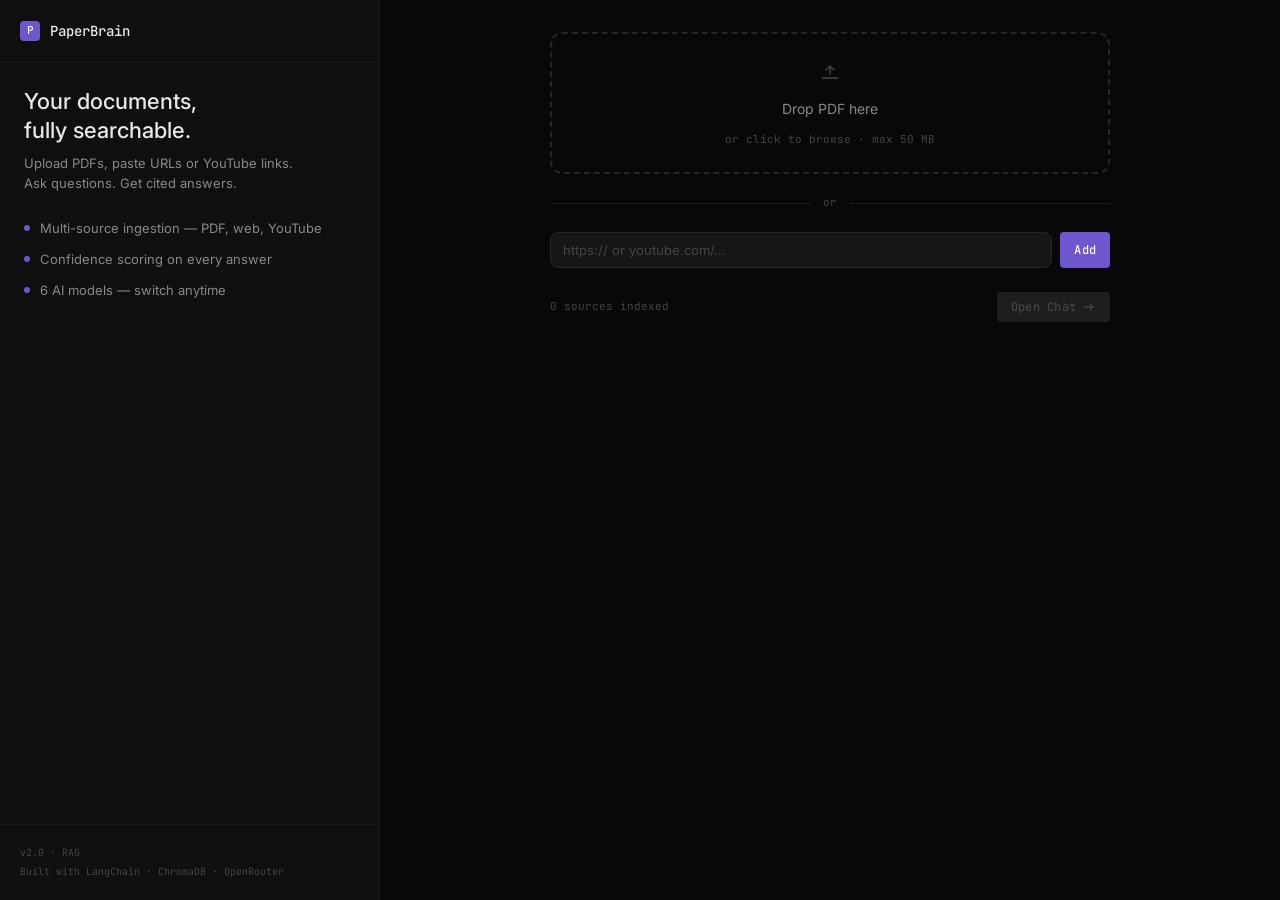
<file: frontend/index.html>
<!DOCTYPE html>
<html lang="en">
<head>
  <meta charset="UTF-8">
  <meta name="viewport" content="width=device-width, initial-scale=1.0">
  <title>PaperBrain — Upload Sources</title>
  <meta name="description" content="Upload PDFs, paste URLs or YouTube links. Ask questions grounded in your own documents.">
  <link rel="preconnect" href="https://fonts.googleapis.com">
  <link href="https://fonts.googleapis.com/css2?family=Inter:wght@400;500&family=JetBrains+Mono:wght@400;500&display=swap" rel="stylesheet">
  <link rel="stylesheet" href="css/style.css">
  <link rel="icon" type="image/svg+xml" href="data:image/svg+xml,<svg xmlns='http://www.w3.org/2000/svg' viewBox='0 0 32 32'><rect width='32' height='32' rx='6' fill='%236e56cf'/><text x='16' y='22' text-anchor='middle' fill='white' font-family='monospace' font-size='17' font-weight='700'>P</text></svg>">
</head>
<body>

<div class="upload-layout">

  <!-- ── Left Sidebar ── -->
  <aside class="upload-sidebar">
    <div class="upload-sidebar-top">
      <div class="logo-row">
        <div class="logo-mark">P</div>
        <span class="logo-text">PaperBrain</span>
      </div>
    </div>

    <div class="divider"></div>

    <div class="upload-sidebar-content">
      <div>
        <h1>Your documents,<br>fully searchable.</h1>
        <p>Upload PDFs, paste URLs or YouTube links.<br>Ask questions. Get cited answers.</p>
      </div>

      <ul class="feature-list">
        <li>
          <span class="feature-dot"></span>
          <span>Multi-source ingestion — PDF, web, YouTube</span>
        </li>
        <li>
          <span class="feature-dot"></span>
          <span>Confidence scoring on every answer</span>
        </li>
        <li>
          <span class="feature-dot"></span>
          <span>6 AI models — switch anytime</span>
        </li>
      </ul>
    </div>

    <div class="upload-sidebar-bottom">
      <span>v2.0 · RAG</span>
      <span>Built with LangChain · ChromaDB · OpenRouter</span>
    </div>
  </aside>

  <!-- ── Right Main ── -->
  <main class="upload-main">
    <div class="upload-inner">

      <!-- Drop zone -->
      <div id="drop-zone" class="drop-zone" role="button" tabindex="0"
           aria-label="Drop PDF files here or click to browse">
        <input type="file" id="file-input" accept=".pdf" hidden aria-hidden="true">
        <div class="drop-icon">
          <svg width="24" height="24" viewBox="0 0 24 24" fill="none">
            <path d="M12 16V8M8 12l4-4 4 4" stroke="currentColor" stroke-width="1.4"
                  stroke-linecap="round" stroke-linejoin="round"/>
            <path d="M4 20h16" stroke="currentColor" stroke-width="1.4" stroke-linecap="round"/>
          </svg>
        </div>
        <span class="drop-title">Drop PDF here</span>
        <span class="drop-sub">or click to browse · max 50 MB</span>
      </div>

      <!-- Or divider -->
      <div class="or-divider">or</div>

      <!-- URL row -->
      <div class="url-row">
        <input
          id="url-input"
          type="url"
          placeholder="https:// or youtube.com/…"
          autocomplete="off"
          spellcheck="false"
          aria-label="URL or YouTube link"
        >
        <button id="add-url-btn" class="btn btn-primary" aria-label="Add URL">Add</button>
      </div>

      <!-- Status bar -->
      <div id="status-bar" class="status-bar hidden" role="status" aria-live="polite">
        <span id="status-icon"></span>
        <span id="status-text"></span>
      </div>

      <!-- Documents section -->
      <section id="docs-section" class="docs-section hidden" aria-label="Indexed sources">
        <div class="docs-header">
          <span class="label">INDEXED SOURCES</span>
          <span id="docs-count" class="docs-count">· 0</span>
        </div>
        <div id="doc-list" class="doc-list" role="list"></div>
      </section>

      <!-- Bottom bar -->
      <div class="upload-bottom-bar">
        <span id="upload-count" class="upload-count">0 sources indexed</span>
        <button id="open-chat-btn" class="btn btn-primary" disabled
                title="Add at least one source to open chat"
                aria-label="Open chat">
          Open Chat
          <svg width="14" height="14" viewBox="0 0 14 14" fill="none">
            <path d="M3 7h8M8 4l3 3-3 3" stroke="currentColor" stroke-width="1.4"
                  stroke-linecap="round" stroke-linejoin="round"/>
          </svg>
        </button>
      </div>

    </div>
  </main>

</div>

<script type="module" src="js/upload.js"></script>
</body>
</html>
</file>
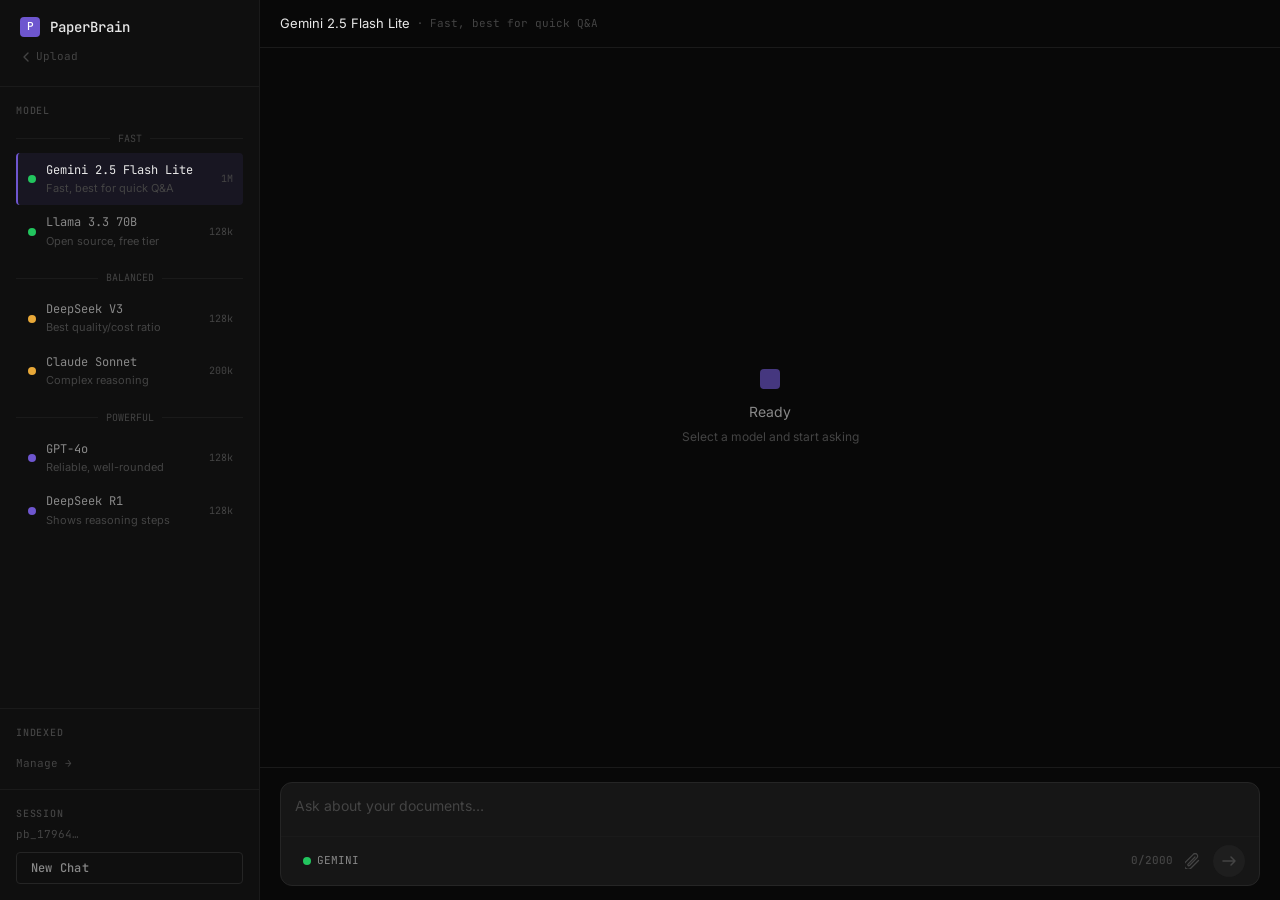
<file: frontend/chat.html>
<!DOCTYPE html>
<html lang="en">
<head>
  <meta charset="UTF-8">
  <meta name="viewport" content="width=device-width, initial-scale=1.0">
  <title>PaperBrain — Chat</title>
  <meta name="description" content="Chat with your indexed documents using AI. Grounded answers with source citations.">
  <link rel="preconnect" href="https://fonts.googleapis.com">
  <link href="https://fonts.googleapis.com/css2?family=Inter:wght@400;500&family=JetBrains+Mono:wght@400;500&display=swap" rel="stylesheet">
  <link rel="stylesheet" href="css/style.css">
  <link rel="icon" type="image/svg+xml" href="data:image/svg+xml,<svg xmlns='http://www.w3.org/2000/svg' viewBox='0 0 32 32'><rect width='32' height='32' rx='6' fill='%236e56cf'/><text x='16' y='22' text-anchor='middle' fill='white' font-family='monospace' font-size='17' font-weight='700'>P</text></svg>">
</head>
<body>

<div class="chat-layout">

  <!-- ── Left Sidebar ── -->
  <aside class="chat-sidebar" aria-label="Model selection and session">

    <!-- Top: logo + back link -->
    <div class="chat-sidebar-top">
      <div class="logo-row">
        <div class="logo-mark">P</div>
        <span class="logo-text">PaperBrain</span>
      </div>
      <a class="back-link" href="index.html" aria-label="Back to upload page">
        <svg width="12" height="12" viewBox="0 0 12 12" fill="none">
          <path d="M8 2L4 6l4 4" stroke="currentColor" stroke-width="1.4" stroke-linecap="round" stroke-linejoin="round"/>
        </svg>
        Upload
      </a>
    </div>

    <!-- Model section -->
    <div class="model-section" role="navigation" aria-label="Model selector">
      <span class="label" style="margin-bottom:12px">MODEL</span>
      <div id="sidebar-models"></div>
    </div>

    <!-- Indexed section -->
    <div class="indexed-section">
      <span class="label">INDEXED</span>
      <div id="indexed-list" class="indexed-list"></div>
      <a class="manage-link" href="index.html">Manage →</a>
    </div>

    <!-- Session section -->
    <div class="session-section">
      <span class="label">SESSION</span>
      <span id="session-display" class="session-id">—</span>
      <button id="new-chat-btn" class="btn btn-ghost full-width mt-8"
              aria-label="Start new chat session">
        New Chat
      </button>
    </div>

  </aside>

  <!-- ── Main Chat ── -->
  <main class="chat-main">

    <!-- Top bar -->
    <header class="chat-topbar">
      <div class="topbar-model-info">
        <span id="topbar-model-name" class="topbar-model-name">—</span>
        <span class="topbar-model-sep" aria-hidden="true">·</span>
        <span id="topbar-model-desc" class="topbar-model-desc">—</span>
      </div>
      <div id="conf-display" class="conf-display hidden" aria-label="Response confidence">
        <span class="label" style="display:inline">CONF</span>
        <span id="conf-score" class="conf-score">—</span>
      </div>
    </header>

    <!-- Messages -->
    <div id="messages" class="messages" role="log" aria-live="polite" aria-label="Conversation">

      <!-- Empty state -->
      <div id="empty-state" class="empty-state" aria-label="No messages yet">
        <div class="empty-logo" aria-hidden="true"></div>
        <span class="empty-title">Ready</span>
        <span class="empty-sub">Select a model and start asking</span>
      </div>

      <!-- Typing indicator (moved into messages by JS) -->
      <div id="typing" class="typing-indicator hidden" role="status" aria-label="Thinking">
        <div class="typing-dots" aria-hidden="true">
          <div class="typing-dot"></div>
          <div class="typing-dot"></div>
          <div class="typing-dot"></div>
        </div>
      </div>

    </div>

    <!-- Input area -->
    <div class="input-area" role="form" aria-label="Chat input">

      <!-- Model picker popup -->
      <div id="model-picker" class="hidden" role="dialog" aria-label="Select model">
        <div id="picker-models"></div>
      </div>

      <div class="input-wrap">
        <textarea
          id="msg-input"
          placeholder="Ask about your documents…"
          rows="1"
          aria-label="Message input"
          aria-multiline="true"
        ></textarea>
        <div class="input-bottom">
          <!-- Left: model indicator -->
          <div id="model-indicator" class="model-indicator" role="button"
               aria-haspopup="dialog" aria-expanded="false"
               aria-label="Switch model" tabindex="0">
            <div id="indicator-dot" class="indicator-dot" style="background:#22c55e"></div>
            <span id="indicator-label" class="indicator-label">GEMINI</span>
          </div>

          <!-- Right: char count + attach + send -->
          <div class="input-actions">
            <span id="char-count" class="label" style="text-transform:none;letter-spacing:normal">
              0/2000
            </span>
            <button id="attach-btn" class="btn-attach" title="Attach PDF"
                    aria-label="Attach and ingest a PDF">
              <svg width="16" height="16" viewBox="0 0 16 16" fill="none">
                <path d="M13.5 7.5L6 15a4 4 0 01-5.66-5.66l8-8a2.5 2.5 0 013.54 3.54L4.5 12.5a1 1 0 01-1.41-1.41L10 4"
                      stroke="currentColor" stroke-width="1.3" stroke-linecap="round" stroke-linejoin="round"/>
              </svg>
            </button>
            <button id="send-btn" disabled aria-label="Send message">
              <svg width="16" height="16" viewBox="0 0 16 16" fill="none">
                <path d="M14 8H2M10 4l4 4-4 4" stroke="currentColor" stroke-width="1.5"
                      stroke-linecap="round" stroke-linejoin="round"/>
              </svg>
            </button>
          </div>
        </div>
      </div>

      <!-- Hidden file input for attach -->
      <input type="file" id="attach-input" accept=".pdf" hidden aria-hidden="true">
    </div>

  </main>

</div>

<script type="module" src="js/chat.js"></script>
</body>
</html>
</file>
<file: frontend/css/style.css>
/* ═══════════════════════════════════════════════════════════════════
   PaperBrain 2.0 — Full Design System
   Covers: index.html (upload) + chat.html
   ═══════════════════════════════════════════════════════════════════ */

@import url('https://fonts.googleapis.com/css2?family=Inter:wght@400;500&family=JetBrains+Mono:wght@400;500&display=swap');

/* ── Tokens ─────────────────────────────────────────────────────── */
:root {
  --bg-base:        #080808;
  --bg-surface:     #0f0f0f;
  --bg-elevated:    #161616;
  --bg-overlay:     #1e1e1e;
  --border-subtle:  #1a1a1a;
  --border-default: #252525;
  --border-strong:  #363636;
  --text-primary:   #e8e8e8;
  --text-secondary: #888888;
  --text-tertiary:  #444444;
  --accent:         #6e56cf;
  --accent-hover:   #7c66d9;
  --accent-muted:   rgba(110,86,207,0.10);
  --accent-border:  rgba(110,86,207,0.25);
  --success:        #22c55e;
  --warning:        #e8a838;
  --danger:         #e5484d;
  --radius-sm:      4px;
  --radius:         8px;
  --radius-lg:      12px;
  --mono:           'JetBrains Mono', monospace;
  --sans:           'Inter', sans-serif;
  --ease:           0.12s ease;
}

/* ── Reset ──────────────────────────────────────────────────────── */
*, *::before, *::after { box-sizing: border-box; margin: 0; padding: 0; }
html, body { height: 100%; }
body {
  background: var(--bg-base);
  color: var(--text-primary);
  font-family: var(--sans);
  font-size: 14px;
  line-height: 1.6;
  -webkit-font-smoothing: antialiased;
}
a { color: inherit; text-decoration: none; }
button { font-family: inherit; }

/* ── Scrollbar ──────────────────────────────────────────────────── */
::-webkit-scrollbar { width: 4px; height: 4px; }
::-webkit-scrollbar-track { background: transparent; }
::-webkit-scrollbar-thumb { background: var(--border-strong); border-radius: 2px; }
::-webkit-scrollbar-thumb:hover { background: var(--text-tertiary); }

/* ── Buttons ────────────────────────────────────────────────────── */
.btn {
  display: inline-flex; align-items: center; gap: 6px;
  padding: 7px 14px; border-radius: var(--radius-sm);
  font-family: var(--mono); font-size: 12px; font-weight: 500;
  cursor: pointer; border: none; transition: var(--ease);
  letter-spacing: 0.02em; white-space: nowrap;
}
.btn-primary { background: var(--accent); color: #fff; }
.btn-primary:hover:not(:disabled) { background: var(--accent-hover); }
.btn-primary:disabled { background: var(--bg-overlay); color: var(--text-tertiary); cursor: not-allowed; }
.btn-ghost {
  background: transparent;
  border: 1px solid var(--border-default);
  color: var(--text-secondary);
}
.btn-ghost:hover { background: var(--bg-elevated); color: var(--text-primary); }
.btn-danger {
  background: transparent;
  border: 1px solid var(--border-default);
  color: var(--danger);
}
.btn-danger:hover { background: rgba(229,72,77,0.08); }
.btn-icon {
  background: transparent; border: none;
  color: var(--text-tertiary); cursor: pointer;
  padding: 4px; display: flex; align-items: center;
  transition: color var(--ease);
}
.btn-icon:hover { color: var(--text-secondary); }

/* ── Inputs ─────────────────────────────────────────────────────── */
input, textarea {
  background: var(--bg-elevated);
  border: 1px solid var(--border-default);
  border-radius: var(--radius);
  color: var(--text-primary);
  font-family: var(--sans); font-size: 13px;
  padding: 9px 12px; outline: none;
  transition: border-color var(--ease);
  width: 100%;
}
input:focus, textarea:focus { border-color: var(--accent); }
input::placeholder, textarea::placeholder { color: var(--text-tertiary); }

/* ── Mono label ─────────────────────────────────────────────────── */
.label {
  font-family: var(--mono); font-size: 10px; font-weight: 500;
  color: var(--text-tertiary); letter-spacing: 0.08em; text-transform: uppercase;
  display: block;
}

/* ── Badges ─────────────────────────────────────────────────────── */
.badge {
  font-family: var(--mono); font-size: 10px;
  padding: 2px 6px; border-radius: var(--radius-sm);
  border: 1px solid; display: inline-flex; align-items: center; gap: 4px;
  white-space: nowrap;
}
.badge-pdf     { color: #a78bfa; border-color: rgba(167,139,250,0.3); }
.badge-web     { color: #60a5fa; border-color: rgba(96,165,250,0.3); }
.badge-yt      { color: #f87171; border-color: rgba(248,113,113,0.3); }
.badge-fast    { color: var(--success);  border-color: rgba(34,197,94,0.3); }
.badge-balanced{ color: var(--warning);  border-color: rgba(232,168,56,0.3); }
.badge-powerful{ color: var(--accent);   border-color: var(--accent-border); }

/* ── Logo mark ──────────────────────────────────────────────────── */
.logo-row { display: flex; align-items: center; gap: 10px; }
.logo-mark {
  width: 20px; height: 20px; border-radius: var(--radius-sm);
  background: var(--accent); display: flex; align-items: center; justify-content: center;
  font-family: var(--mono); font-size: 11px; font-weight: 500; color: #fff; flex-shrink: 0;
}
.logo-text {
  font-family: var(--mono); font-size: 14px;
  color: var(--text-primary); font-weight: 500;
}

/* ── Divider ────────────────────────────────────────────────────── */
.divider { height: 1px; background: var(--border-subtle); }

/* ── Animations ─────────────────────────────────────────────────── */
@keyframes fadeInRight {
  from { opacity: 0; transform: translateX(12px); }
  to   { opacity: 1; transform: translateX(0); }
}
@keyframes fadeInLeft {
  from { opacity: 0; transform: translateX(-12px); }
  to   { opacity: 1; transform: translateX(0); }
}
@keyframes fadeIn {
  from { opacity: 0; } to { opacity: 1; }
}
@keyframes pulse {
  0%, 80%, 100% { transform: scale(0.6); opacity: 0.3; }
  40%           { transform: scale(1);   opacity: 1; }
}
@keyframes spin {
  to { transform: rotate(360deg); }
}

/* ──────────────────────────────────────────────────────────────────
   INDEX.HTML — Two-column upload layout
   ────────────────────────────────────────────────────────────────── */

.upload-layout {
  display: flex;
  height: 100vh;
  overflow: hidden;
}

/* Left sidebar */
.upload-sidebar {
  width: 380px;
  flex-shrink: 0;
  background: var(--bg-surface);
  border-right: 1px solid var(--border-subtle);
  display: flex;
  flex-direction: column;
  height: 100%;
}
.upload-sidebar-top {
  padding: 20px;
}
.upload-sidebar-content {
  padding: 24px;
  display: flex;
  flex-direction: column;
  gap: 24px;
  flex: 1;
}
.upload-sidebar-content h1 {
  font-size: 22px;
  font-weight: 500;
  line-height: 1.3;
  color: var(--text-primary);
}
.upload-sidebar-content p {
  font-size: 13px;
  color: var(--text-secondary);
  margin-top: 8px;
}
.feature-list {
  display: flex;
  flex-direction: column;
  gap: 10px;
  list-style: none;
}
.feature-list li {
  display: flex;
  align-items: flex-start;
  gap: 10px;
  font-size: 13px;
  color: var(--text-secondary);
}
.feature-dot {
  width: 6px; height: 6px;
  border-radius: 50%;
  background: var(--accent);
  flex-shrink: 0;
  margin-top: 7px;
}
.upload-sidebar-bottom {
  padding: 20px;
  margin-top: auto;
  border-top: 1px solid var(--border-subtle);
  display: flex;
  flex-direction: column;
  gap: 3px;
}
.upload-sidebar-bottom span {
  font-family: var(--mono);
  font-size: 10px;
  color: var(--text-tertiary);
}

/* Right content area */
.upload-main {
  flex: 1;
  overflow-y: auto;
  padding: 32px;
  background: var(--bg-base);
}
.upload-inner {
  max-width: 560px;
  margin: 0 auto;
}

/* Drop zone */
.drop-zone {
  border: 2px dashed var(--border-default);
  border-radius: var(--radius-lg);
  min-height: 140px;
  display: flex;
  align-items: center;
  justify-content: center;
  flex-direction: column;
  gap: 10px;
  cursor: pointer;
  transition: border-color var(--ease), background var(--ease);
  padding: 24px;
  text-align: center;
  position: relative;
}
.drop-zone:hover { border-color: var(--border-strong); }
.drop-zone.drag-over {
  border-color: var(--accent);
  background: var(--accent-muted);
}
.drop-zone input[type="file"] {
  position: absolute; inset: 0; opacity: 0; cursor: pointer;
  width: 100%; height: 100%;
}
.drop-icon { color: var(--text-tertiary); }
.drop-title { font-size: 14px; color: var(--text-secondary); }
.drop-sub   { font-family: var(--mono); font-size: 11px; color: var(--text-tertiary); }

/* Or divider */
.or-divider {
  display: flex; align-items: center; gap: 12px;
  margin: 20px 0;
  font-family: var(--mono); font-size: 11px; color: var(--text-tertiary);
}
.or-divider::before,
.or-divider::after {
  content: ''; flex: 1; height: 1px; background: var(--border-subtle);
}

/* URL row */
.url-row { display: flex; gap: 8px; }
.url-row input { flex: 1; }

/* Status bar */
.status-bar {
  display: flex; align-items: center; gap: 10px;
  margin-top: 16px;
  font-size: 13px; color: var(--text-secondary);
}
.status-bar.hidden { display: none; }
.status-bar.success { color: var(--success); }
.status-bar.error   { color: var(--danger); }
.spinner {
  width: 16px; height: 16px; flex-shrink: 0;
  animation: spin 0.9s linear infinite;
}

/* Docs section */
.docs-section { margin-top: 28px; }
.docs-section.hidden { display: none; }
.docs-header {
  display: flex; align-items: center; justify-content: space-between;
  margin-bottom: 12px;
}
.docs-count { font-family: var(--mono); font-size: 11px; color: var(--text-tertiary); }
.doc-list { display: flex; flex-direction: column; gap: 2px; }

.doc-row {
  display: flex; align-items: center; gap: 10px;
  padding: 9px 12px; border-radius: var(--radius);
  border: 1px solid transparent;
  transition: border-color var(--ease), background var(--ease);
  cursor: default;
}
.doc-row:hover {
  border-color: var(--border-subtle);
  background: var(--bg-surface);
}
.doc-row:hover .doc-delete { opacity: 1; }
.doc-icon { flex-shrink: 0; color: var(--text-tertiary); }
.doc-info { flex: 1; min-width: 0; }
.doc-name {
  font-size: 13px; color: var(--text-primary);
  white-space: nowrap; overflow: hidden; text-overflow: ellipsis;
}
.doc-meta {
  display: flex; align-items: center; gap: 6px;
  margin-top: 2px;
}
.doc-chunks {
  font-family: var(--mono); font-size: 10px; color: var(--text-tertiary);
}
.doc-delete {
  opacity: 0; transition: opacity var(--ease), color var(--ease);
  flex-shrink: 0;
}
.doc-delete:hover { color: var(--danger) !important; }

/* Bottom bar */
.upload-bottom-bar {
  display: flex; align-items: center; justify-content: space-between;
  margin-top: 24px;
}
.upload-count {
  font-family: var(--mono); font-size: 11px; color: var(--text-tertiary);
}

/* ──────────────────────────────────────────────────────────────────
   CHAT.HTML — Three-panel layout
   ────────────────────────────────────────────────────────────────── */

.chat-layout {
  display: flex;
  height: 100vh;
  overflow: hidden;
}

/* ── Chat Sidebar ───────────────────────────────────────────────── */
.chat-sidebar {
  width: 260px;
  flex-shrink: 0;
  background: var(--bg-surface);
  border-right: 1px solid var(--border-subtle);
  display: flex;
  flex-direction: column;
  height: 100%;
  overflow: hidden;
}
.chat-sidebar-top {
  padding: 16px 20px;
  border-bottom: 1px solid var(--border-subtle);
  flex-shrink: 0;
}
.back-link {
  font-family: var(--mono); font-size: 11px; color: var(--text-tertiary);
  display: inline-flex; align-items: center; gap: 4px;
  margin-top: 10px;
  transition: color var(--ease);
}
.back-link:hover { color: var(--text-secondary); }

/* Model section */
.model-section {
  padding: 16px;
  flex: 1;
  overflow-y: auto;
}
.tier-sep {
  display: flex; align-items: center; gap: 8px;
  margin: 12px 0 6px;
}
.tier-sep:first-child { margin-top: 0; }
.tier-line { flex: 1; height: 1px; background: var(--border-subtle); }
.tier-label-text {
  font-family: var(--mono); font-size: 10px; color: var(--text-tertiary);
  white-space: nowrap;
}

.model-row {
  display: flex; align-items: center; gap: 10px;
  padding: 8px 10px; border-radius: var(--radius-sm);
  cursor: pointer; transition: background var(--ease);
  border-left: 2px solid transparent;
}
.model-row:hover { background: var(--bg-elevated); }
.model-row.selected {
  background: var(--accent-muted);
  border-left-color: var(--accent);
}
.model-row.selected .model-label { color: var(--text-primary); }
.tier-dot {
  width: 8px; height: 8px; border-radius: 50%;
  flex-shrink: 0;
}
.tier-dot.fast     { background: var(--success); }
.tier-dot.balanced { background: var(--warning); }
.tier-dot.powerful { background: var(--accent); }
.model-info { flex: 1; min-width: 0; }
.model-label {
  font-family: var(--mono); font-size: 12px; color: var(--text-secondary);
  display: block; white-space: nowrap; overflow: hidden; text-overflow: ellipsis;
}
.model-desc {
  font-size: 11px; color: var(--text-tertiary);
  display: block; white-space: nowrap; overflow: hidden; text-overflow: ellipsis;
}
.model-context {
  font-family: var(--mono); font-size: 10px; color: var(--text-tertiary);
  flex-shrink: 0;
}

/* Indexed section */
.indexed-section {
  padding: 16px;
  border-top: 1px solid var(--border-subtle);
  flex-shrink: 0;
}
.indexed-list { margin-top: 8px; display: flex; flex-direction: column; gap: 3px; }
.indexed-item {
  font-size: 12px; color: var(--text-secondary);
  white-space: nowrap; overflow: hidden; text-overflow: ellipsis;
}
.manage-link {
  font-family: var(--mono); font-size: 11px; color: var(--text-tertiary);
  margin-top: 6px; display: inline-block;
  transition: color var(--ease);
}
.manage-link:hover { color: var(--accent); }

/* Session section */
.session-section {
  padding: 16px;
  border-top: 1px solid var(--border-subtle);
  flex-shrink: 0;
}
.session-id {
  font-family: var(--mono); font-size: 11px; color: var(--text-tertiary);
  display: block; margin-top: 4px;
}

/* ── Chat Main ──────────────────────────────────────────────────── */
.chat-main {
  flex: 1;
  display: flex;
  flex-direction: column;
  overflow: hidden;
  min-width: 0;
}

/* Top bar */
.chat-topbar {
  height: 48px;
  flex-shrink: 0;
  border-bottom: 1px solid var(--border-subtle);
  display: flex; align-items: center;
  padding: 0 20px;
  justify-content: space-between;
  gap: 16px;
}
.topbar-model-info { display: flex; align-items: center; gap: 8px; min-width: 0; }
.topbar-model-name {
  font-size: 13px; color: var(--text-primary);
  white-space: nowrap;
}
.topbar-model-sep { color: var(--text-tertiary); }
.topbar-model-desc {
  font-family: var(--mono); font-size: 11px; color: var(--text-tertiary);
  white-space: nowrap; overflow: hidden; text-overflow: ellipsis;
}
.conf-display {
  display: flex; align-items: center; gap: 6px;
  flex-shrink: 0;
}
.conf-display.hidden { display: none; }
.conf-score {
  font-family: var(--mono); font-size: 12px;
}
.conf-score.high   { color: var(--success); }
.conf-score.medium { color: var(--warning); }
.conf-score.low    { color: var(--danger); }

/* Messages */
.messages {
  flex: 1;
  overflow-y: auto;
  padding: 24px 28px;
  display: flex;
  flex-direction: column;
}

/* Empty state */
.empty-state {
  flex: 1;
  display: flex; align-items: center; justify-content: center;
  flex-direction: column; gap: 0;
  text-align: center;
  color: var(--text-tertiary);
  padding: 40px;
}
.empty-state.hidden { display: none; }
.empty-logo {
  width: 20px; height: 20px; border-radius: var(--radius-sm);
  background: var(--accent); opacity: 0.6;
  margin-bottom: 12px;
}
.empty-title { font-size: 14px; color: var(--text-secondary); }
.empty-sub   { font-size: 12px; color: var(--text-tertiary); margin-top: 4px; }

/* User message */
.msg.user {
  margin-left: auto;
  max-width: 65%;
  background: var(--accent-muted);
  border: 1px solid var(--accent-border);
  border-radius: 8px 8px 2px 8px;
  padding: 10px 14px;
  font-size: 14px; line-height: 1.6;
  animation: fadeInRight 0.15s ease;
  margin-bottom: 20px;
  white-space: pre-wrap;
  word-break: break-word;
}

/* Assistant message */
.msg-wrap {
  max-width: 78%;
  margin-bottom: 20px;
  animation: fadeInLeft 0.15s ease;
}
.msg-tag {
  font-family: var(--mono); font-size: 10px; color: var(--text-tertiary);
  margin-bottom: 4px;
  display: block;
}
.msg.assistant {
  background: var(--bg-elevated);
  border: 1px solid var(--border-subtle);
  border-radius: 2px 8px 8px 8px;
  padding: 14px 16px;
}
.msg-text {
  font-size: 14px; line-height: 1.7;
  white-space: pre-wrap; word-break: break-word;
}
.msg-meta {
  margin-top: 10px; padding-top: 10px;
  border-top: 1px solid var(--border-subtle);
  display: none;
  align-items: center; justify-content: space-between;
  flex-wrap: wrap; gap: 8px;
}
.msg-meta.visible {
  display: flex;
  animation: fadeIn 0.2s ease;
}
.conf-pill {
  font-family: var(--mono); font-size: 11px;
}
.conf-pill.high   { color: var(--success); }
.conf-pill.medium { color: var(--warning); }
.conf-pill.low    { color: var(--danger); }
.sources-row { display: flex; flex-wrap: wrap; gap: 4px; }

/* Typing indicator */
.typing-indicator {
  background: var(--bg-elevated);
  border: 1px solid var(--border-subtle);
  border-radius: 2px 8px 8px 8px;
  padding: 14px 16px;
  display: flex; align-items: center;
  max-width: 80px;
  margin-bottom: 20px;
}
.typing-indicator.hidden { display: none; }
.typing-dots { display: flex; gap: 5px; }
.typing-dot {
  width: 7px; height: 7px; border-radius: 50%;
  background: var(--accent);
  animation: pulse 1.2s infinite;
}
.typing-dot:nth-child(2) { animation-delay: 0.15s; }
.typing-dot:nth-child(3) { animation-delay: 0.30s; }

/* ── Input area ─────────────────────────────────────────────────── */
.input-area {
  flex-shrink: 0;
  border-top: 1px solid var(--border-subtle);
  padding: 14px 20px;
  position: relative;
}
.input-wrap {
  border: 1px solid var(--border-default);
  border-radius: var(--radius-lg);
  background: var(--bg-elevated);
  transition: border-color var(--ease);
}
.input-wrap:focus-within { border-color: var(--accent-border); }
#msg-input {
  width: 100%; background: transparent; border: none; outline: none;
  padding: 12px 14px;
  font-family: var(--sans); font-size: 14px; line-height: 1.6;
  resize: none; min-height: 44px; max-height: 140px;
  color: var(--text-primary); border-radius: var(--radius-lg) var(--radius-lg) 0 0;
}
.input-bottom {
  display: flex; align-items: center; justify-content: space-between;
  padding: 8px 14px;
  border-top: 1px solid var(--border-subtle);
}
.model-indicator {
  display: flex; align-items: center; gap: 6px;
  cursor: pointer; padding: 4px 8px; border-radius: var(--radius-sm);
  transition: background var(--ease);
}
.model-indicator:hover { background: var(--bg-overlay); }
.indicator-dot {
  width: 8px; height: 8px; border-radius: 50%;
  flex-shrink: 0;
}
.indicator-label {
  font-family: var(--mono); font-size: 11px; color: var(--text-secondary);
}
.input-actions { display: flex; align-items: center; gap: 8px; }
#char-count {
  font-family: var(--mono); font-size: 11px; color: var(--text-tertiary);
}
#char-count.warn { color: var(--danger); }
.btn-attach {
  background: transparent; border: none; cursor: pointer;
  color: var(--text-tertiary); padding: 4px;
  display: flex; align-items: center;
  transition: color var(--ease);
}
.btn-attach:hover { color: var(--text-secondary); }
#send-btn {
  width: 32px; height: 32px; border-radius: 50%;
  background: var(--accent); border: none; cursor: pointer;
  display: flex; align-items: center; justify-content: center;
  transition: background var(--ease);
  flex-shrink: 0;
}
#send-btn:hover:not(:disabled) { background: var(--accent-hover); }
#send-btn:disabled { background: var(--bg-overlay); cursor: not-allowed; }
#send-btn:disabled svg { color: var(--text-tertiary); }
#send-btn svg { color: #fff; }

/* ── Model picker popup ─────────────────────────────────────────── */
#model-picker {
  position: absolute;
  bottom: calc(100% + 8px); left: 14px;
  width: 280px;
  background: var(--bg-elevated);
  border: 1px solid var(--border-default);
  border-radius: var(--radius-lg);
  box-shadow: 0 -8px 40px rgba(0,0,0,0.5);
  padding: 8px;
  z-index: 100;
}
#model-picker.hidden { display: none; }
#model-picker .model-row { border-radius: var(--radius-sm); }

/* ── Util ───────────────────────────────────────────────────────── */
.hidden { display: none !important; }
.mt-8   { margin-top: 8px; }
.full-width { width: 100%; }

/* ── Responsive ─────────────────────────────────────────────────── */
@media (max-width: 768px) {
  .upload-sidebar { display: none; }
  .chat-sidebar   { display: none; }
}
</file>
